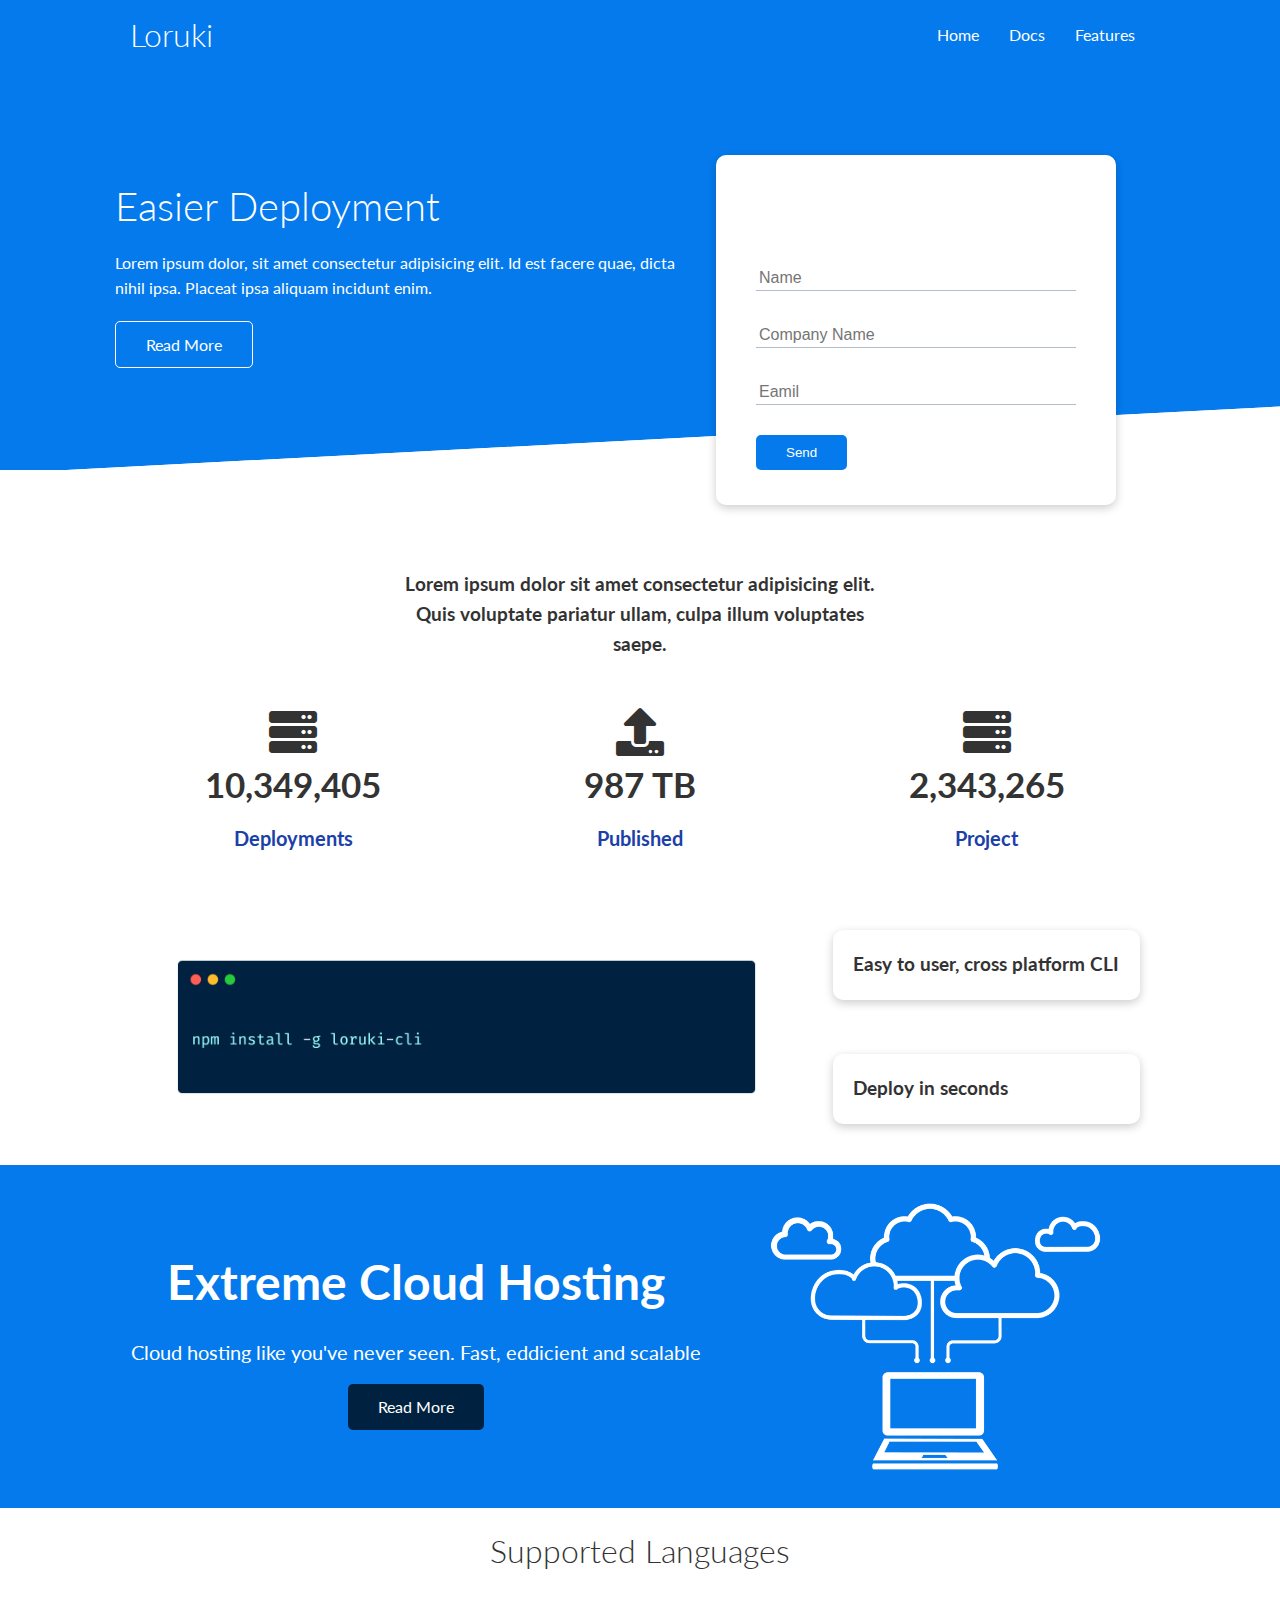
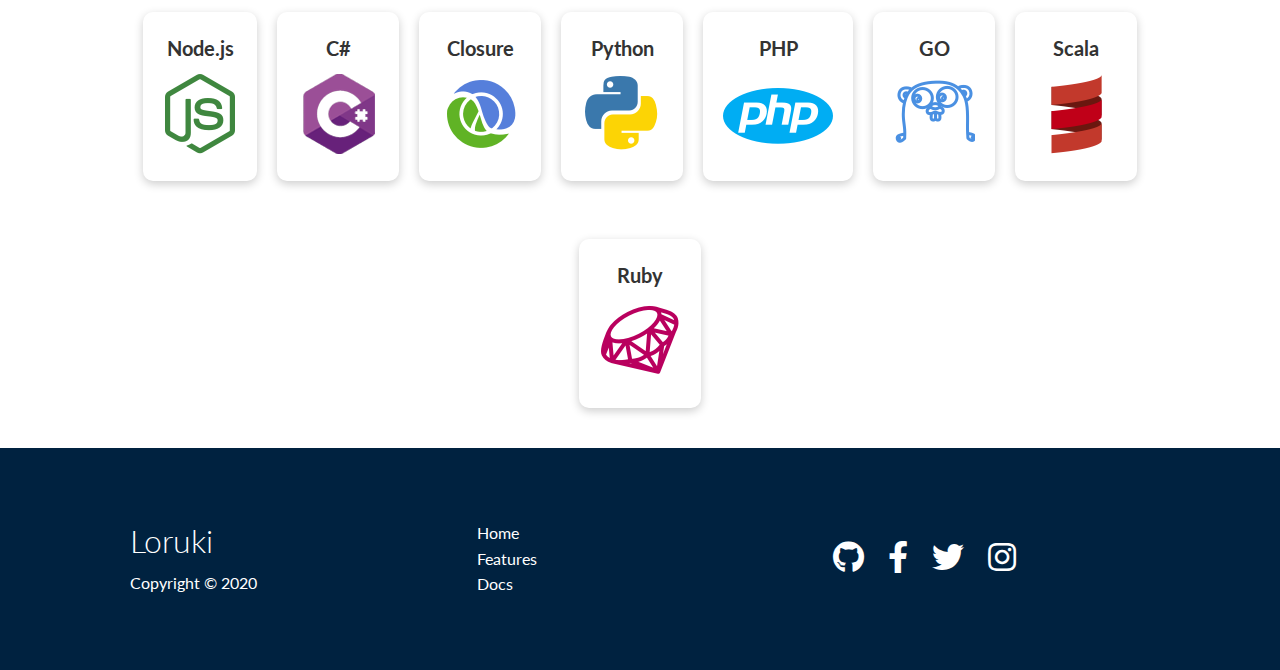
<file: index.html>
<!DOCTYPE html>
<html lang="en">

<head>
    <meta charset="UTF-8">
    <meta http-equiv="X-UA-Compatible" content="IE=edge">
    <meta name="viewport" content="width=device-width, initial-scale=1.0">
    <title>Loruki | Cloud Hosting For Everyone</title>

    <!-- fontawesome css -->
    <link rel="stylesheet" href="https://pro.fontawesome.com/releases/v5.10.0/css/all.css">
    <!-- style css -->
    <link rel="stylesheet" href="./css/utilities.css">
    <link rel="stylesheet" href="./css/style.css">
</head>

<body>

    <!-- Navbar -->
    <header class="navbar">
        <div class="container flex">
            <h1 class="logo">Loruki</h1>
            <nav>
                <ul>
                    <li><a href="index.html">Home</a></li>
                    <li><a href="docs.html">Docs</a></li>
                    <li><a href="features.html">Features</a></li>
                </ul>
            </nav>
        </div>
    </header>

    <!-- showcase -->
    <section class="showcase">
        <div class="container grid">
            <div class="showcase-text">
                <h1>Easier Deployment</h1>
                <p>
                    Lorem ipsum dolor, sit amet consectetur adipisicing elit. Id est facere quae, dicta nihil ipsa.
                    Placeat ipsa aliquam incidunt enim.
                </p>
                <a href="features.html" class="btn btn-outline">Read More</a>
            </div>
            <div class="showcase-form card">
                <h2>Request a Demo</h2>
                <form action="">
                    <div class="form-control">
                        <input type="text" name="name" placeholder="Name">
                    </div>
                    <div class="form-control">
                        <input type="text" name="company" placeholder="Company Name">
                    </div>
                    <div class="form-control">
                        <input type="email" name="emai" placeholder="Eamil">
                    </div>
                    <input type="submit" value="Send" class="btn btn-primary">
                </form>
            </div>
        </div>
    </section>

    <!-- stats -->
    <section class="stats">
        <div class="container">
            <h3 class="stats-heading text-center my-1">
                Lorem ipsum dolor sit amet consectetur adipisicing elit. Quis voluptate pariatur ullam, culpa illum
                voluptates saepe.
            </h3>
            <div class="grid grid-3 text-center my-4">
                <div>
                    <i class="fas fa-server fa-3x"></i>
                    <h3>10,349,405</h3>
                    <p class="text-secondary">Deployments</p>
                </div>
                <div>
                    <i class="fas fa-upload fa-3x"></i>
                    <h3>987 TB</h3>
                    <p class="text-secondary">Published</p>
                </div>
                <div>
                    <i class="fas fa-server fa-3x"></i>
                    <h3>2,343,265</h3>
                    <p class="text-secondary">Project</p>
                </div>
            </div>
        </div>
    </section>

    <!-- cli -->
    <section class="cli">
        <div class="container grid">
            <img src="./images/cli.png" alt="">
            <div class="card">
                <h3>Easy to user, cross platform CLI</h3>
            </div>
            <div class="card">
                <h3>Deploy in seconds</h3>
            </div>
        </div>
    </section>

    <!-- Cloud -->
    <section class="cloud bg-primary my-2 py-2">
        <div class="container grid">
            <div class="text-center">
                <h3 class="lg">Extreme Cloud Hosting</h3>
                <p class="lead my-1">
                    Cloud hosting like you've never seen. Fast, eddicient and scalable
                </p>
                <a href="features.html" class="btn btn-dark">Read More</a>
            </div>
            <img src="./images/cloud.png" alt="">
        </div>
    </section>
    <!-- Languages -->
    <section class="languages">
        <h2 class="md text-center my-2">
            Supported Languages
        </h2>
        <div class="container flex">
            <div class="card">
                <h4>Node.js</h4>
                <img src="./images/logos/node.png" alt="">
            </div>
            <div class="card">
                <h4>C#</h4>
                <img src="./images/logos/csharp.png" alt="">
            </div>
            <div class="card">
                <h4>Closure</h4>
                <img src="./images/logos/clojure.png" alt="">
            </div>
            <div class="card">
                <h4>Python</h4>
                <img src="./images/logos/python.png" alt="">
            </div>
            <div class="card">
                <h4>PHP</h4>
                <img src="./images/logos/php.png" alt="">
            </div>
            <div class="card">
                <h4>GO</h4>
                <img src="./images/logos/go.png" alt="">
            </div>
            <div class="card">
                <h4>Scala</h4>
                <img src="./images/logos/scala.png" alt="">
            </div>
            <div class="card">
                <h4>Ruby</h4>
                <img src="./images/logos/ruby.png" alt="">
            </div>
        </div>
    </section>

    <div class="footer footer bg-dark py-5">
        <div class="container grid grid-3">
            <div>
                <h1>Loruki</h1>
                <p>Copyright &copy; 2020</p>
            </div>
            <nav>
                <ul>
                    <li><a href="index.html">Home</a></li>
                    <li><a href="features.html">Features</a></li>
                    <li><a href="docs.html">Docs</a></li>
                </ul>
            </nav>
            <div class="social">
                <a href="#"><i class="fab fa-github fa-2x"></i></a>
                <a href="#"><i class="fab fa-facebook-f fa-2x"></i></a>
                <a href="#"><i class="fab fa-twitter fa-2x"></i></a>
                <a href="#"><i class="fab fa-instagram fa-2x"></i></a>
            </div>
        </div>
    </div>
</body>

</html>
</file>
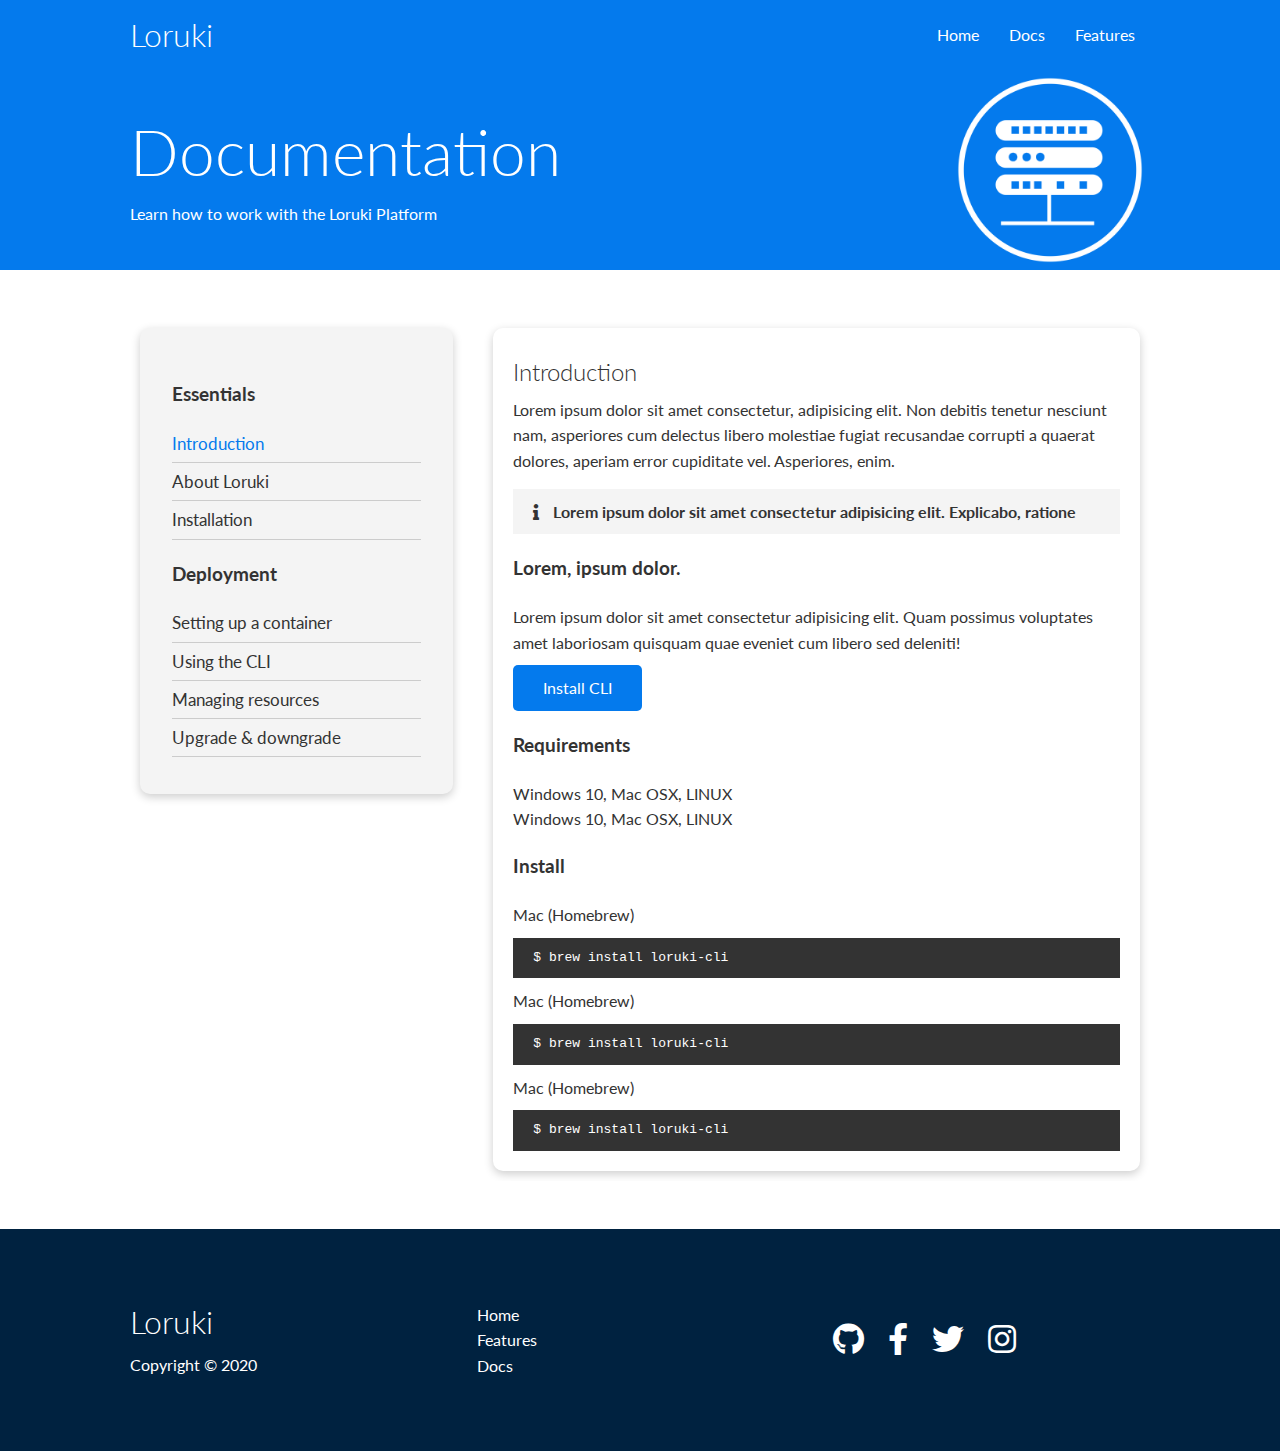
<file: docs.html>
<!DOCTYPE html>
<html lang="en">

<head>
    <meta charset="UTF-8">
    <meta http-equiv="X-UA-Compatible" content="IE=edge">
    <meta name="viewport" content="width=device-width, initial-scale=1.0">
    <title>Loruki | Cloud Hosting For Everyone</title>

    <!-- fontawesome css -->
    <link rel="stylesheet" href="https://pro.fontawesome.com/releases/v5.10.0/css/all.css">
    <!-- style css -->
    <link rel="stylesheet" href="./css/utilities.css">
    <link rel="stylesheet" href="./css/style.css">
</head>

<body>

    <!-- Navbar -->
    <header class="navbar">
        <div class="container flex">
            <h1 class="logo">Loruki</h1>
            <nav>
                <ul>
                    <li><a href="index.html">Home</a></li>
                    <li><a href="docs.html">Docs</a></li>
                    <li><a href="features.html">Features</a></li>
                </ul>
            </nav>
        </div>
    </header>

    <!-- head -->
    <section class="docs-head bg-primary">
        <div class="container grid">
            <div>
                <h1 class="xl">Documentation</h1>
                <p>
                    Learn how to work with the Loruki Platform
                </p>
            </div>
            <img src="./images/server.png" alt="">
        </div>
    </section>

    <!-- main -->
    <section class="docs-main my-4">
        <div class="container grid">
            <div class="card bg-light p-3">
                <h3 class="my-2">Essentials</h3>
                <nav>
                    <ul>
                        <li><a href="" class="text-primary">Introduction</a></li>
                        <li><a href="">About Loruki</a></li>
                        <li><a href="">Installation</a></li>
                    </ul>
                </nav>

                <h3 class="my-2">Deployment</h3>
                <nav>
                    <ul>
                        <li><a href="">Setting up a container</a></li>
                        <li><a href="">Using the CLI</a></li>
                        <li><a href="">Managing resources</a></li>
                        <li><a href="">Upgrade & downgrade</a></li>
                    </ul>
                </nav>
            </div>

            <div class="card">
                <h2>
                    Introduction
                </h2>
                <p>
                    Lorem ipsum dolor sit amet consectetur, adipisicing elit. Non debitis tenetur nesciunt nam,
                    asperiores cum delectus libero molestiae fugiat recusandae corrupti a quaerat dolores, aperiam error
                    cupiditate vel. Asperiores, enim.
                </p>
                <div class="alert aler-success">
                    <i class="fas fa-info"></i>
                    Lorem ipsum dolor sit amet consectetur adipisicing elit. Explicabo, ratione
                </div>
                <h3>
                    Lorem, ipsum dolor.
                </h3>
                <p>
                    Lorem ipsum dolor sit amet consectetur adipisicing elit. Quam possimus voluptates amet laboriosam
                    quisquam quae eveniet cum libero sed deleniti!
                </p>
                <a href="#" class="btn btn-primary">Install CLI</a>
                <h3>Requirements</h3>
                <ul>
                    <li>Windows 10, Mac OSX, LINUX</li>
                    <li>Windows 10, Mac OSX, LINUX</li>
                </ul>

                <h3>Install</h3>
                <p>Mac (Homebrew)</p>
                <pre><code>$ brew install loruki-cli</code></pre>
                <p>Mac (Homebrew)</p>
                <pre><code>$ brew install loruki-cli</code></pre>
                <p>Mac (Homebrew)</p>
                <pre><code>$ brew install loruki-cli</code></pre>

            </div>
        </div>
    </section>


    <!-- footer -->
    <footer class="footer footer bg-dark py-5">
        <div class="container grid grid-3">
            <div>
                <h1>Loruki</h1>
                <p>Copyright &copy; 2020</p>
            </div>
            <nav>
                <ul>
                    <li><a href="index.html">Home</a></li>
                    <li><a href="features.html">Features</a></li>
                    <li><a href="docs.html">Docs</a></li>
                </ul>
            </nav>
            <div class="social">
                <a href="#"><i class="fab fa-github fa-2x"></i></a>
                <a href="#"><i class="fab fa-facebook-f fa-2x"></i></a>
                <a href="#"><i class="fab fa-twitter fa-2x"></i></a>
                <a href="#"><i class="fab fa-instagram fa-2x"></i></a>
            </div>
        </div>
    </footer>
</body>

</html>
</file>
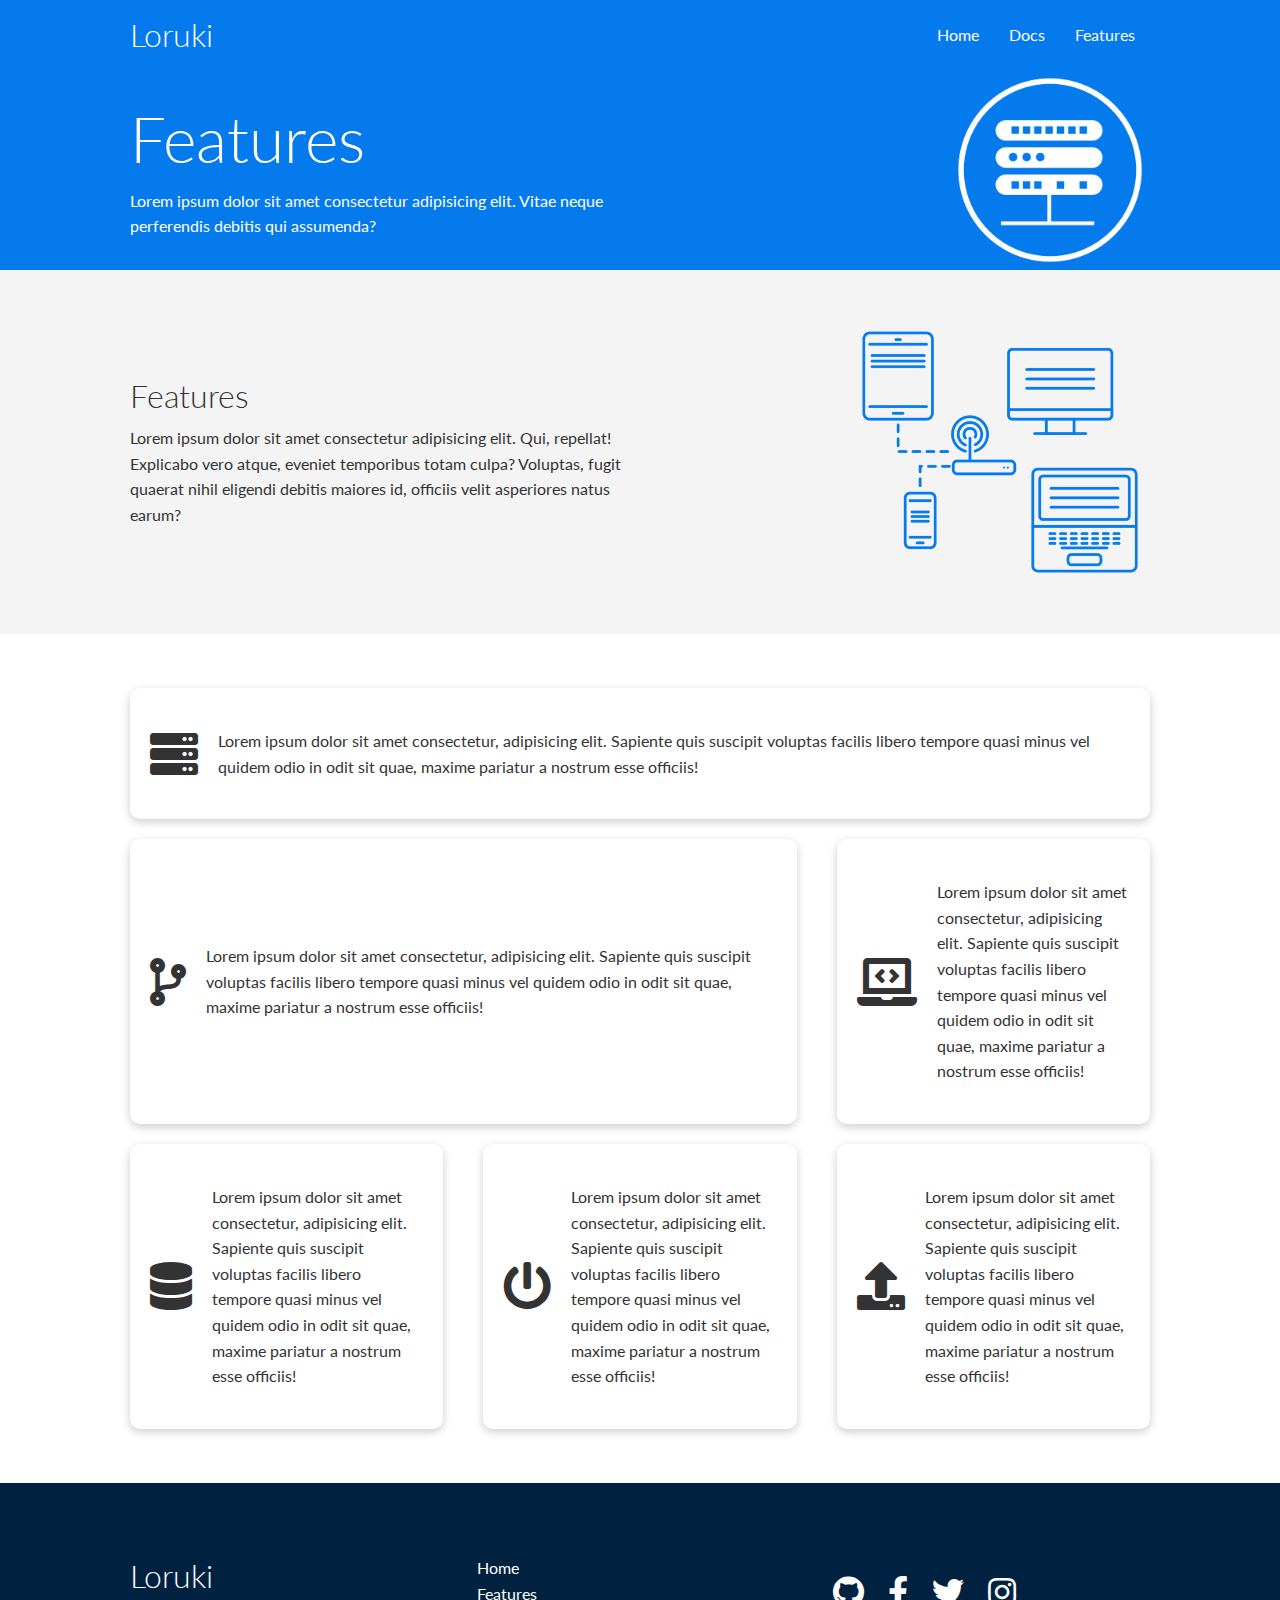
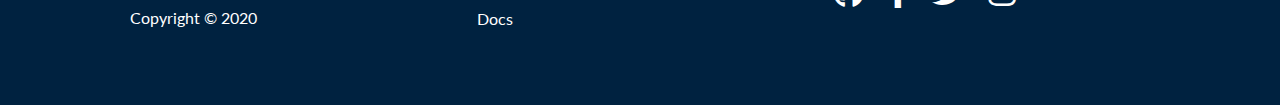
<file: features.html>
<!DOCTYPE html>
<html lang="en">

<head>
    <meta charset="UTF-8">
    <meta http-equiv="X-UA-Compatible" content="IE=edge">
    <meta name="viewport" content="width=device-width, initial-scale=1.0">
    <title>Loruki | Cloud Hosting For Everyone</title>

    <!-- fontawesome css -->
    <link rel="stylesheet" href="https://pro.fontawesome.com/releases/v5.10.0/css/all.css">
    
    <!-- style css -->
    <link rel="stylesheet" href="./css/utilities.css">
    <link rel="stylesheet" href="./css/style.css">
</head>

<body>

    <!-- Navbar -->
    <header class="navbar">
        <div class="container flex">
            <h1 class="logo">Loruki</h1>
            <nav>
                <ul>
                    <li><a href="index.html">Home</a></li>
                    <li><a href="docs.html">Docs</a></li>
                    <li><a href="features.html">Features</a></li>
                </ul>
            </nav>
        </div>
    </header>

    <!-- head -->
    <section class="features-head bg-primary">
        <div class="container grid">
            <div>
                <h1 class="xl">Features</h1>
                <p>
                    Lorem ipsum dolor sit amet consectetur adipisicing elit. Vitae neque perferendis debitis qui
                    assumenda?
                </p>
            </div>
            <img src="./images/server.png" alt="">
        </div>
    </section>

    <!-- subhead -->
    <section class="features-sub-head bg-light py-3">
        <div class="container grid">
            <div>
                <h1 class="md">Features</h1>
                <p>
                    Lorem ipsum dolor sit amet consectetur adipisicing elit. Qui, repellat! Explicabo vero atque,
                    eveniet temporibus totam culpa? Voluptas, fugit quaerat nihil eligendi debitis maiores id, officiis
                    velit asperiores natus earum?
                </p>
            </div>
            <img src="./images/server2.png" alt="">
        </div>
    </section>

    <!-- main -->
    <section class="features-main my-2">
        <div class="container grid grid-3">
            <div class="card flex">
                <i class="fas fa-server fa-3x"></i>
                <p>
                    Lorem ipsum dolor sit amet consectetur, adipisicing elit. Sapiente quis suscipit voluptas facilis
                    libero tempore quasi minus vel quidem odio in odit sit quae, maxime pariatur a nostrum esse
                    officiis!
                </p>
            </div>
            <div class="card flex">
                <i class="fas fa-code-branch fa-3x"></i>
                <p>
                    Lorem ipsum dolor sit amet consectetur, adipisicing elit. Sapiente quis suscipit voluptas facilis
                    libero tempore quasi minus vel quidem odio in odit sit quae, maxime pariatur a nostrum esse
                    officiis!
                </p>
            </div>
            <div class="card flex">
                <i class="fas fa-laptop-code fa-3x"></i>
                <p>
                    Lorem ipsum dolor sit amet consectetur, adipisicing elit. Sapiente quis suscipit voluptas facilis
                    libero tempore quasi minus vel quidem odio in odit sit quae, maxime pariatur a nostrum esse
                    officiis!
                </p>
            </div>
            <div class="card flex">
                <i class="fas fa-database fa-3x"></i>
                <p>
                    Lorem ipsum dolor sit amet consectetur, adipisicing elit. Sapiente quis suscipit voluptas facilis
                    libero tempore quasi minus vel quidem odio in odit sit quae, maxime pariatur a nostrum esse
                    officiis!
                </p>
            </div>
            <div class="card flex">
                <i class="fas fa-power-off fa-3x"></i>
                <p>
                    Lorem ipsum dolor sit amet consectetur, adipisicing elit. Sapiente quis suscipit voluptas facilis
                    libero tempore quasi minus vel quidem odio in odit sit quae, maxime pariatur a nostrum esse
                    officiis!
                </p>
            </div>
            <div class="card flex">
                <i class="fas fa-upload fa-3x"></i>
                <p>
                    Lorem ipsum dolor sit amet consectetur, adipisicing elit. Sapiente quis suscipit voluptas facilis
                    libero tempore quasi minus vel quidem odio in odit sit quae, maxime pariatur a nostrum esse
                    officiis!
                </p>
            </div>

        </div>
    </section>
    <footer class="footer footer bg-dark py-5">
        <div class="container grid grid-3">
            <div>
                <h1>Loruki</h1>
                <p>Copyright &copy; 2020</p>
            </div>
            <nav>
                <ul>
                    <li><a href="index.html">Home</a></li>
                    <li><a href="features.html">Features</a></li>
                    <li><a href="docs.html">Docs</a></li>
                </ul>
            </nav>
            <div class="social">
                <a href="#"><i class="fab fa-github fa-2x"></i></a>
                <a href="#"><i class="fab fa-facebook-f fa-2x"></i></a>
                <a href="#"><i class="fab fa-twitter fa-2x"></i></a>
                <a href="#"><i class="fab fa-instagram fa-2x"></i></a>
            </div>
        </div>
    </footer>
</body>

</html>
</file>
<file: css/utilities.css>
/* utilities */
.container {
  max-width: 1100px;
  margin: 0 auto;
  overflow: auto;
  padding: 0 40px;
}

.card {
  background: #fff;
  border-radius: 10px;
  box-shadow: 0 3px 10px rgba(0, 0, 0, 0.2);
  padding: 20px;
  margin: 10px;
}

/* Buttons */
.btn {
  display: inline-block;
  padding: 10px 30px;
  cursor: pointer;
  background: var(--primary-color);
  color: #fff;
  border: none;
  border-radius: 5px;
}

.btn-outline {
  background: transparent;
  border: 1px solid #fff;
}

.btn:hover {
  transform: scale(0.98);
}
/* background & color buttons */
.bg-primary,
.btn-primary {
  background-color: var(--primary-color);
  color: #fff;
}

.bg-secondary,
.btn-secondary {
  background: var(--secondary-color);
  color: #fff;
}

.bg-dark,
.btn-dark {
  background: var(--dark-color);
  color: #fff;
}

.bg-light,
.btn-light {
  background: var(--light-color);
  color: #333;
}

.bg-dark a,
.btn-dark a,
.bg-secondary a,
.btn-secondary a,
.bg-primary a,
.btn-primary a {
  color: #fff;
}

/* Text */
.lead {
  font-size: 20px;
}
.sm {
  font-size: 1rem;
}
.md {
  font-size: 2rem;
}
.lg {
  font-size: 3rem;
}
.xl {
  font-size: 4rem;
}
.text-center {
  text-align: center;
}

/* text color */
.text-primary {
  color: var(--primary-color);
}
.text-secondary {
  color: var(--secondary-color);
}
.text-light {
  color: var(--light-color);
}
.text-dark {
  color: var(--dark-color);
}
/* alert */

.alert {
  background-color: var(--light-color);
  padding: 10px 20px;
  font-weight: bold;
  margin: 15px 0;
}

.alert i {
  margin-right: 10px;
}

.alert-success {
  background-color: var(--success-color);
  color: #fff;
}

.alert-error {
  background-color: var(--error-color);
  color: #fff;
}

/* Grid */
.grid {
  display: grid;
  grid-template-columns: repeat(2, 1fr);
  gap: 20px;
  justify-content: center;
  align-items: center;
  height: 100%;
}
.grid-3 {
  grid-template-columns: repeat(3, 1fr);
}

/* Flex */
.flex {
  display: flex;
  justify-content: center;
  align-items: center;
  height: 100%;
}

/* margin */
.my-1 {
  margin: 1rem 0;
}
.my-2 {
  margin: 1.5rem 0;
}
.my-3 {
  margin: 2rem 0;
}
.my-4 {
  margin: 3rem 0;
}
.my-5 {
  margin: 4rem 0;
}

.m-1 {
  margin: 1rem;
}
.m-2 {
  margin: 1.5rem;
}
.m-3 {
  margin: 2rem;
}
.m-4 {
  margin: 3rem;
}
.m-5 {
  margin: 4rem;
}

/* padding */
.py-1 {
  padding: 1rem 0;
}
.py-2 {
  padding: 1.5rem 0;
}
.py-3 {
  padding: 2rem 0;
}
.py-4 {
  padding: 3rem 0;
}
.py-5 {
  padding: 4rem 0;
}

.p-1 {
  padding: 1rem;
}
.p-2 {
  padding: 1.5rem;
}
.p-3 {
  padding: 2rem;
}
.p-4 {
  padding: 3rem;
}
.p-5 {
  padding: 4rem;
}
</file>
<file: css/style.css>
@import url("https://fonts.googleapis.com/css2?family=Lato:wght@300&display=swap");

:root {
  --primary-color: #047aed;
  --secondary-color: #1c3fa8;
  --dark-color: #002240;
  --light-color: #f4f4f4;
  --success-color: #5cb95c;
  --error-color: #d9534f;
}

* {
  box-sizing: border-box;
  padding: 0;
  margin: 0;
}

body {
  font-family: "Lato", sans-serif;
  color: #333;
  line-height: 1.6;
}
ul {
  list-style-type: none;
}

a {
  text-decoration: none;
  color: #333;
}

h1,
h2 {
  font-weight: 300;
  line-height: 1.2;
  margin: 10px 0;
}

p {
  margin: 10px 0;
}

img {
  width: 100%;
}

code,
pre {
  background-color: #333;
  color: #fff;
  padding: 10px;
}
/* navbar */
.navbar {
  background-color: var(--primary-color);
  color: #fff;
  height: 70px;
}
.navbar ul {
  display: flex;
}

.navbar a {
  color: #fff;
  padding: 10px;
  margin: 0 5px;
}

.navbar a:hover {
  border-bottom: 2px #fff solid;
}
.navbar .flex {
  justify-content: space-between;
}
/* showcase */
.showcase {
  height: 400px;
  background: var(--primary-color);
  color: #fff;
  position: relative;
}

.showcase h1 {
  font-size: 40px;
}

.showcase p {
  margin: 20px 0;
}

.showcase .grid {
  overflow: visible;
  grid-template-columns: 55% 45%;
  gap: 30px;
}

.showcase-form {
  position: relative;
  top: 60px;
  height: 350px;
  width: 400px;
  padding: 40px;
  z-index: 100;
  animation: slideInFromRight 1s ease-in;
}
.showcase-form .form-control {
  margin: 30px 0;
}

.showcase-form input[type="text"],
.showcase-form input[type="email"] {
  border: 0;
  border-bottom: 1px solid #b4becb;
  width: 100%;
  padding: 3px;
  font-size: 16px;
}

.showcase-form input:focus {
  outline: none;
}
.showcase::before,
.showcase::after {
  content: "";
  position: absolute;
  height: 100px;
  bottom: -70px;
  right: 0;
  left: 0;
  background: #fff;
  transform: skewY(-3deg);
  -webkit-transform: skewY(-3deg);
  -moz-transform: skewY(-3deg);
}

.showcase-text {
  animation: slideInFromLeft 1s ease-in;
}

/* stats */
.stats {
  padding-top: 100px;
  animation: slideInFromBottom 1s ease-in;
}

.stats-heading {
  max-width: 500px;
  margin: auto;
}

.stats .grid h3 {
  font-size: 35px;
}

.stats .grid p {
  font-size: 20px;
  font-weight: bold;
}

/* CLi */

.cli .grid {
  grid-template-columns: repeat(3, 1fr);
  grid-template-rows: repeat(2, 1fr);
}

.cli .grid > *:first-child {
  grid-column: 1 / span 2;
  grid-row: 1 / span 2;
}

/* Cloud */
.cloud .grid {
  grid-template-columns: 4fr 3fr;
}

/* Languages */

.languages .flex {
  flex-wrap: wrap;
}
.languages .card {
  text-align: center;
  margin: 18px 10px 40px;
  transition: transform 0.2s ease-in;
}
.languages .card:hover {
  transform: translateY(-40px);
}

.languages .card h4 {
  font-size: 20px;
  margin-bottom: 10px;
}

/* Features */
.features-head img,
.docs-head img {
  width: 200px;
  justify-self: flex-end;
}

.features-sub-head img {
  width: 300px;
  justify-self: flex-end;
}

.features-main .card > i {
  margin-right: 20px;
}

.features-main .grid {
  padding: 30px;
}
.features-main .grid > *:first-child {
  grid-column: 1 / span 3;
}
.features-main .grid > *:nth-child(2) {
  grid-column: 1 / span 2;
}

/* Docs */
.docs-main h3 {
  margin: 20px 0;
}

.docs-main .grid {
  grid-template-columns: 1fr 2fr;
  align-items: flex-start;
}

.docs-main nav li {
  font-size: 17px;
  padding-bottom: 5px;
  margin-bottom: 5px;
  border-bottom: 1px solid #ccc;
}

.docs a:hover {
  font-weight: bold;
}

/* footer */

.footer .social a {
  margin: 0 10px;
}

/* Animation */

@keyframes slideInFromLeft {
  0% {
    transform: translateX(-100%);
  }

  100% {
    transform: translateX(0);
  }
}

@keyframes slideInFromRight {
  0% {
    transform: translateX(100%);
  }

  100% {
    transform: translateX(0);
  }
}

@keyframes slideInFromTop {
  0% {
    transform: translateY(-100%);
  }

  100% {
    transform: translateY(0);
  }
}

@keyframes slideInFromBottom {
  0% {
    transform: translateY(100%);
  }

  100% {
    transform: translateY(0);
  }
}
/* Tablets and under */

@media (max-width: 768px) {
  .grid,
  .showcase .grid,
  .stats .grid,
  .cli .grid,
  .cloud .grid,
  .features-main .grid,
  .docs-main .grid {
    grid-template-columns: 1fr;
    grid-template-rows: 1fr;
  }

  .showcase {
    height: auto;
  }

  .showcase-text {
    text-align: center;
    margin-top: 40px;
  }

  .showcase-form {
    justify-self: center;
    margin: auto;
  }

  .cli .grid > *:first-child {
    grid-column: 1;
    grid-row: 1;
  }

  .features-head,
  .features-sub-head,
  .docs-head {
    text-align: center;
  }

  .features-head img,
  .features-sub-head img,
  .docs-head img {
    justify-self: center;
  }

  .features-main .grid > *:first-child,
  .features-main .grid > *:nth-child(2) {
    grid-column: 1;
  }
}

/* Mobile */
@media (max-width: 500px) {
  .navbar {
    height: 110px;
  }

  .navbar .flex {
    flex-direction: column;
  }

  .navbar ul {
    padding: 10px;
    background: rgba(0, 0, 0, 0.1);
  }
}
</file>
